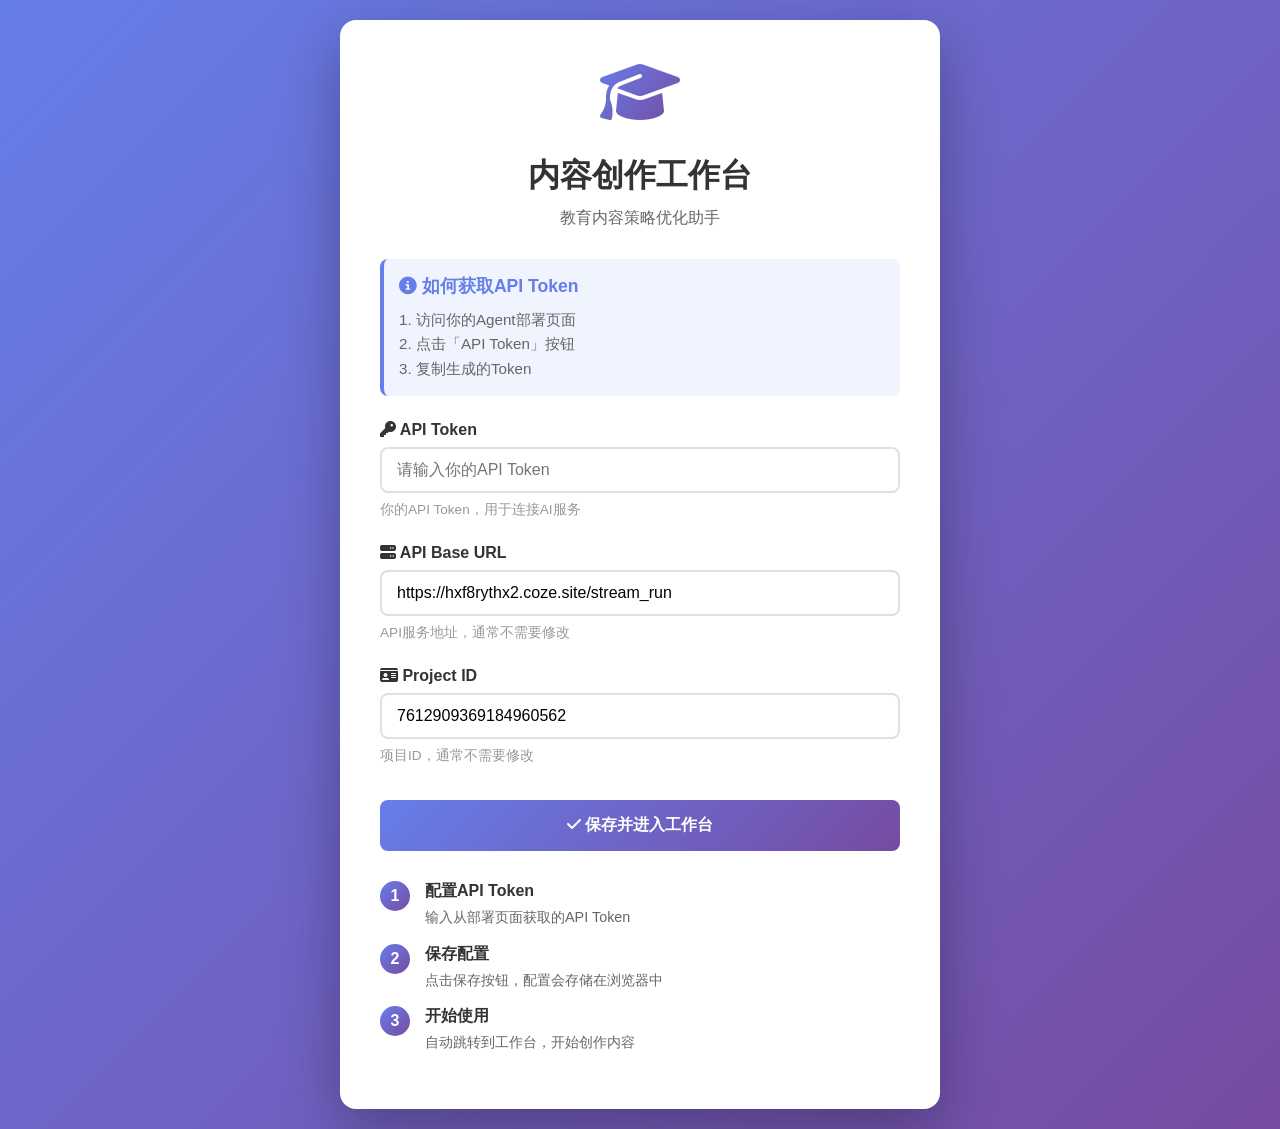
<file: index.html>
<!DOCTYPE html>
<html lang="zh-CN">
<head>
    <meta charset="UTF-8">
    <meta name="viewport" content="width=device-width, initial-scale=1.0">
    <title>教育内容策略优化工作台</title>
    <link rel="stylesheet" href="css/style.css">
    <link rel="stylesheet" href="https://cdnjs.cloudflare.com/ajax/libs/font-awesome/6.4.0/css/all.min.css">
    <script>
        // 页面加载时检查API Token
        window.addEventListener('load', function() {
            const apiToken = localStorage.getItem('api_token');
            if (!apiToken || apiToken === '<YOUR_API_TOKEN>') {
                alert('⚠️ 请先配置API Token\n\n即将跳转到配置页面...');
                window.location.href = 'config.html';
            }
        });
    </script>
</head>
<body>
    <div class="app-container">
        <!-- 侧边栏 -->
        <aside class="sidebar">
            <div class="logo">
                <i class="fas fa-graduation-cap"></i>
                <span>内容创作工作台</span>
            </div>
            <nav class="nav-menu">
                <a href="#" class="nav-item active" data-tab="chat">
                    <i class="fas fa-comments"></i>
                    <span>对话创作</span>
                </a>
                <a href="#" class="nav-item" data-tab="topics">
                    <i class="fas fa-lightbulb"></i>
                    <span>选题管理</span>
                </a>
                <a href="#" class="nav-item" data-tab="outlines">
                    <i class="fas fa-list-ol"></i>
                    <span>提纲编辑</span>
                </a>
                <a href="#" class="nav-item" data-tab="articles">
                    <i class="fas fa-file-alt"></i>
                    <span>文章管理</span>
                </a>
                <a href="#" class="nav-item" data-tab="history">
                    <i class="fas fa-history"></i>
                    <span>历史记录</span>
                </a>
            </nav>
            <div class="user-info">
                <div class="user-avatar">
                    <i class="fas fa-user"></i>
                </div>
                <div class="user-details">
                    <span class="user-name">用户</span>
                    <span class="user-role">内容创作者</span>
                </div>
            </div>
        </aside>

        <!-- 主内容区 -->
        <main class="main-content">
            <!-- 对话创作标签页 -->
            <div class="tab-content active" id="chat-tab">
                <div class="chat-container">
                    <div class="chat-header">
                        <h2><i class="fas fa-robot"></i> AI 助手</h2>
                        <div class="chat-actions">
                            <button class="btn btn-secondary" onclick="clearChat()">
                                <i class="fas fa-trash"></i> 清空对话
                            </button>
                            <button class="btn btn-primary" onclick="exportChat()">
                                <i class="fas fa-download"></i> 导出对话
                            </button>
                        </div>
                    </div>
                    <div class="chat-messages" id="chatMessages">
                        <div class="message ai-message">
                            <div class="message-avatar">
                                <i class="fas fa-robot"></i>
                            </div>
                            <div class="message-content">
                                <p>你好！我是你的教育内容策略优化助手。我可以帮你：</p>
                                <ul>
                                    <li>📝 生成择校内容选题（闵行/浦东/徐汇）</li>
                                    <li>📋 创建结构化提纲</li>
                                    <li>🔍 查找权威参考资源</li>
                                    <li>✍️ 生成完整文章</li>
                                </ul>
                                <p>请告诉我你想做什么？</p>
                            </div>
                        </div>
                    </div>
                    <div class="chat-input-area">
                        <div class="quick-actions">
                            <button class="quick-btn" onclick="quickAction('生成浦东区5个择校选题')">
                                📝 生成选题
                            </button>
                            <button class="quick-btn" onclick="quickAction('创建提纲')">
                                📋 创建提纲
                            </button>
                            <button class="quick-btn" onclick="quickAction('查找参考资源')">
                                🔍 查找资源
                            </button>
                            <button class="quick-btn" onclick="quickAction('生成文章')">
                                ✍️ 生成文章
                            </button>
                        </div>
                        <div class="input-wrapper">
                            <textarea id="userInput" placeholder="请输入你的需求... 例如：为浦东区生成5个择校选题" rows="3"></textarea>
                            <button class="send-btn" onclick="sendMessage()">
                                <i class="fas fa-paper-plane"></i>
                            </button>
                        </div>
                    </div>
                </div>
            </div>

            <!-- 选题管理标签页 -->
            <div class="tab-content" id="topics-tab">
                <div class="content-header">
                    <h2><i class="fas fa-lightbulb"></i> 选题管理</h2>
                    <div class="header-actions">
                        <button class="btn btn-primary" onclick="generateTopics()">
                            <i class="fas fa-plus"></i> 生成新选题
                        </button>
                        <button class="btn btn-secondary" onclick="saveAllTopics()">
                            <i class="fas fa-save"></i> 保存全部
                        </button>
                    </div>
                </div>
                <div class="topics-grid" id="topicsGrid">
                    <!-- 选题卡片将在这里动态生成 -->
                </div>
            </div>

            <!-- 提纲编辑标签页 -->
            <div class="tab-content" id="outlines-tab">
                <div class="content-header">
                    <h2><i class="fas fa-list-ol"></i> 提纲编辑</h2>
                    <div class="header-actions">
                        <button class="btn btn-primary" onclick="createOutline()">
                            <i class="fas fa-plus"></i> 创建新提纲
                        </button>
                        <button class="btn btn-success" onclick="exportOutline()">
                            <i class="fas fa-download"></i> 导出提纲
                        </button>
                    </div>
                </div>
                <div class="outline-editor" id="outlineEditor">
                    <div class="editor-placeholder">
                        <i class="fas fa-edit"></i>
                        <p>选择一个选题或创建新提纲开始编辑</p>
                    </div>
                </div>
            </div>

            <!-- 文章管理标签页 -->
            <div class="tab-content" id="articles-tab">
                <div class="content-header">
                    <h2><i class="fas fa-file-alt"></i> 文章管理</h2>
                    <div class="header-actions">
                        <button class="btn btn-primary" onclick="generateArticle()">
                            <i class="fas fa-magic"></i> 生成文章
                        </button>
                        <button class="btn btn-success" onclick="exportArticle()">
                            <i class="fas fa-download"></i> 导出文章
                        </button>
                    </div>
                </div>
                <div class="article-list" id="articleList">
                    <!-- 文章列表将在这里动态生成 -->
                </div>
            </div>

            <!-- 历史记录标签页 -->
            <div class="tab-content" id="history-tab">
                <div class="content-header">
                    <h2><i class="fas fa-history"></i> 历史记录</h2>
                    <div class="header-actions">
                        <button class="btn btn-secondary" onclick="clearHistory()">
                            <i class="fas fa-trash"></i> 清空历史
                        </button>
                        <button class="btn btn-primary" onclick="exportHistory()">
                            <i class="fas fa-download"></i> 导出记录
                        </button>
                    </div>
                </div>
                <div class="history-list" id="historyList">
                    <!-- 历史记录将在这里动态生成 -->
                </div>
            </div>
        </main>
    </div>

    <!-- 参考资源弹窗 -->
    <div class="modal" id="resourcesModal">
        <div class="modal-content">
            <div class="modal-header">
                <h3><i class="fas fa-link"></i> 参考资源</h3>
                <button class="close-btn" onclick="closeModal('resourcesModal')">
                    <i class="fas fa-times"></i>
                </button>
            </div>
            <div class="modal-body">
                <div id="resourcesList">
                    <!-- 资源列表将在这里动态生成 -->
                </div>
            </div>
        </div>
    </div>

    <!-- 加载遮罩 -->
    <div class="loading-overlay" id="loadingOverlay">
        <div class="loading-spinner">
            <i class="fas fa-spinner fa-spin"></i>
            <p>AI正在思考中...</p>
        </div>
    </div>

    <script src="js/app.js"></script>
    <script src="js/api.js"></script>
    <script src="js/ui.js"></script>
</body>
</html>
</file>
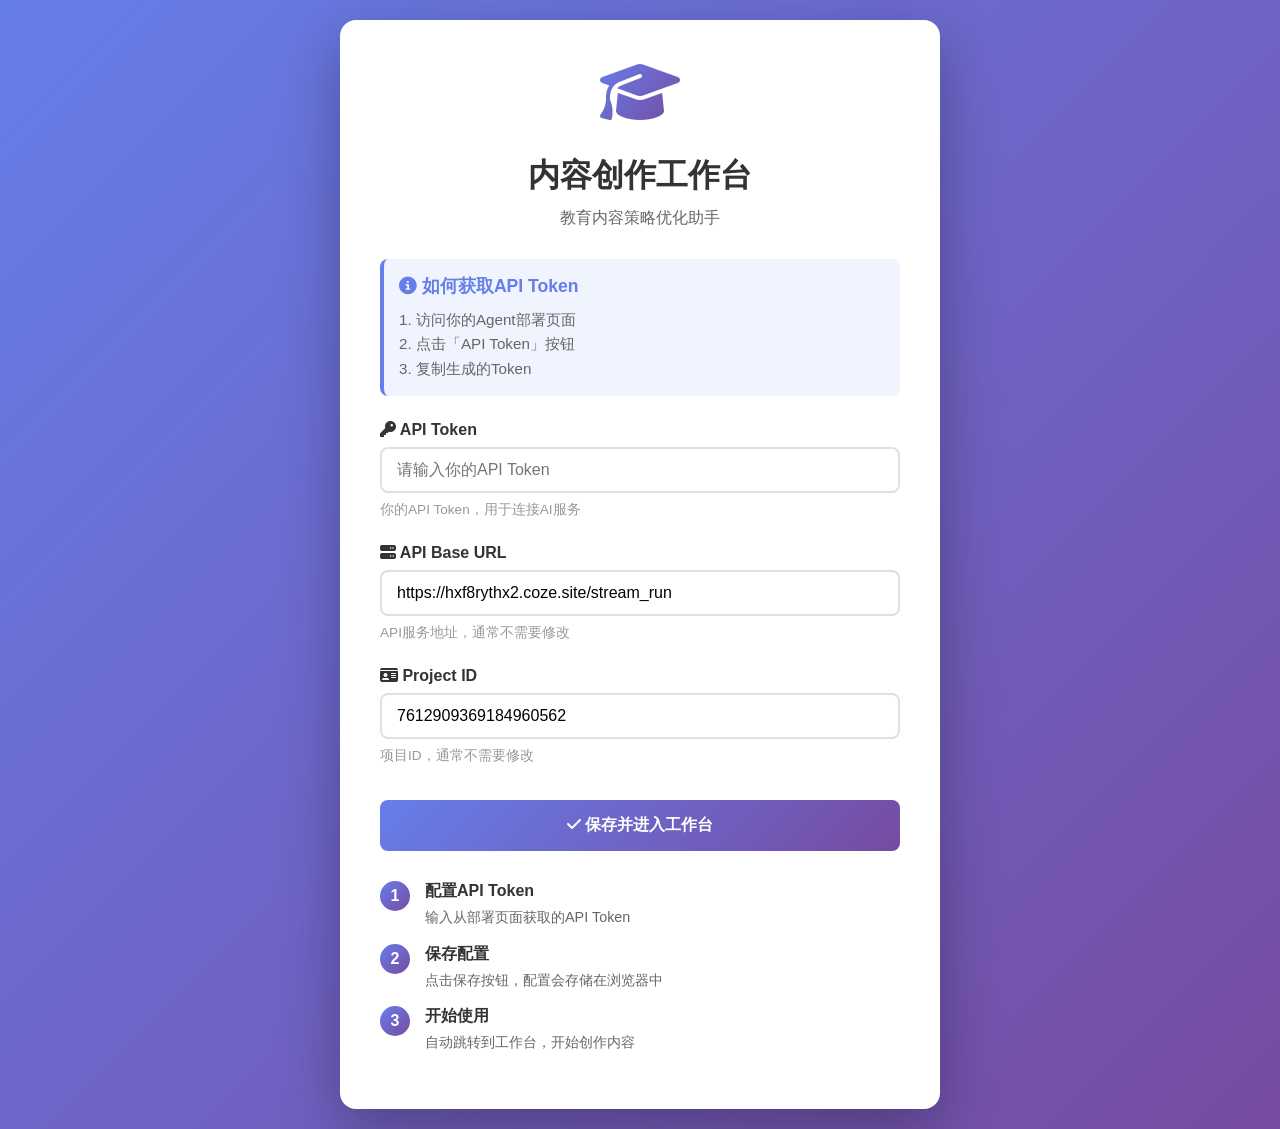
<file: config.html>
<!DOCTYPE html>
<html lang="zh-CN">
<head>
    <meta charset="UTF-8">
    <meta name="viewport" content="width=device-width, initial-scale=1.0">
    <title>内容创作工作台 - 配置向导</title>
    <style>
        * {
            margin: 0;
            padding: 0;
            box-sizing: border-box;
        }

        body {
            font-family: -apple-system, BlinkMacSystemFont, 'Segoe UI', Roboto, sans-serif;
            background: linear-gradient(135deg, #667eea 0%, #764ba2 100%);
            min-height: 100vh;
            display: flex;
            justify-content: center;
            align-items: center;
            padding: 20px;
        }

        .container {
            background: white;
            border-radius: 16px;
            padding: 40px;
            max-width: 600px;
            width: 100%;
            box-shadow: 0 20px 60px rgba(0, 0, 0, 0.3);
        }

        .logo {
            text-align: center;
            margin-bottom: 30px;
        }

        .logo i {
            font-size: 4rem;
            background: linear-gradient(135deg, #667eea 0%, #764ba2 100%);
            -webkit-background-clip: text;
            -webkit-text-fill-color: transparent;
        }

        h1 {
            text-align: center;
            color: #333;
            margin-bottom: 10px;
        }

        .subtitle {
            text-align: center;
            color: #666;
            margin-bottom: 30px;
        }

        .form-group {
            margin-bottom: 25px;
        }

        label {
            display: block;
            margin-bottom: 8px;
            color: #333;
            font-weight: 600;
        }

        input {
            width: 100%;
            padding: 12px 15px;
            border: 2px solid #e0e0e0;
            border-radius: 8px;
            font-size: 1rem;
            transition: all 0.3s ease;
        }

        input:focus {
            outline: none;
            border-color: #667eea;
            box-shadow: 0 0 0 3px rgba(102, 126, 234, 0.1);
        }

        .help-text {
            font-size: 0.85rem;
            color: #999;
            margin-top: 8px;
        }

        button {
            width: 100%;
            padding: 15px;
            background: linear-gradient(135deg, #667eea 0%, #764ba2 100%);
            color: white;
            border: none;
            border-radius: 8px;
            font-size: 1rem;
            font-weight: 600;
            cursor: pointer;
            transition: all 0.3s ease;
            margin-top: 10px;
        }

        button:hover {
            transform: translateY(-2px);
            box-shadow: 0 8px 20px rgba(102, 126, 234, 0.3);
        }

        button:active {
            transform: translateY(0);
        }

        .info-box {
            background: #f0f4ff;
            border-left: 4px solid #667eea;
            padding: 15px;
            margin-bottom: 25px;
            border-radius: 8px;
        }

        .info-box h3 {
            color: #667eea;
            margin-bottom: 10px;
            font-size: 1.1rem;
        }

        .info-box p {
            color: #666;
            line-height: 1.6;
            font-size: 0.95rem;
        }

        .status {
            text-align: center;
            padding: 15px;
            border-radius: 8px;
            margin-bottom: 20px;
            display: none;
        }

        .status.success {
            background: #d4edda;
            color: #155724;
            display: block;
        }

        .status.error {
            background: #f8d7da;
            color: #721c24;
            display: block;
        }

        .steps {
            margin-top: 30px;
        }

        .step {
            display: flex;
            align-items: flex-start;
            margin-bottom: 15px;
        }

        .step-number {
            width: 30px;
            height: 30px;
            background: linear-gradient(135deg, #667eea 0%, #764ba2 100%);
            color: white;
            border-radius: 50%;
            display: flex;
            align-items: center;
            justify-content: center;
            font-weight: 600;
            margin-right: 15px;
            flex-shrink: 0;
        }

        .step-content {
            flex: 1;
        }

        .step-content h4 {
            color: #333;
            margin-bottom: 5px;
        }

        .step-content p {
            color: #666;
            font-size: 0.9rem;
            line-height: 1.5;
        }
    </style>
    <link rel="stylesheet" href="https://cdnjs.cloudflare.com/ajax/libs/font-awesome/6.4.0/css/all.min.css">
</head>
<body>
    <div class="container">
        <div class="logo">
            <i class="fas fa-graduation-cap"></i>
        </div>
        <h1>内容创作工作台</h1>
        <p class="subtitle">教育内容策略优化助手</p>

        <div class="info-box">
            <h3><i class="fas fa-info-circle"></i> 如何获取API Token</h3>
            <p>1. 访问你的Agent部署页面<br>2. 点击「API Token」按钮<br>3. 复制生成的Token</p>
        </div>

        <div id="status" class="status"></div>

        <form id="configForm" onsubmit="saveConfig(event)">
            <div class="form-group">
                <label for="apiToken">
                    <i class="fas fa-key"></i> API Token
                </label>
                <input
                    type="text"
                    id="apiToken"
                    placeholder="请输入你的API Token"
                    required
                >
                <p class="help-text">你的API Token，用于连接AI服务</p>
            </div>

            <div class="form-group">
                <label for="baseUrl">
                    <i class="fas fa-server"></i> API Base URL
                </label>
                <input
                    type="text"
                    id="baseUrl"
                    value="https://hxf8rythx2.coze.site/stream_run"
                    required
                >
                <p class="help-text">API服务地址，通常不需要修改</p>
            </div>

            <div class="form-group">
                <label for="projectId">
                    <i class="fas fa-id-card"></i> Project ID
                </label>
                <input
                    type="text"
                    id="projectId"
                    value="7612909369184960562"
                    required
                >
                <p class="help-text">项目ID，通常不需要修改</p>
            </div>

            <button type="submit">
                <i class="fas fa-check"></i> 保存并进入工作台
            </button>
        </form>

        <div class="steps">
            <div class="step">
                <div class="step-number">1</div>
                <div class="step-content">
                    <h4>配置API Token</h4>
                    <p>输入从部署页面获取的API Token</p>
                </div>
            </div>
            <div class="step">
                <div class="step-number">2</div>
                <div class="step-content">
                    <h4>保存配置</h4>
                    <p>点击保存按钮，配置会存储在浏览器中</p>
                </div>
            </div>
            <div class="step">
                <div class="step-number">3</div>
                <div class="step-content">
                    <h4>开始使用</h4>
                    <p>自动跳转到工作台，开始创作内容</p>
                </div>
            </div>
        </div>
    </div>

    <script>
        // 加载已保存的配置
        window.addEventListener('load', () => {
            const savedToken = localStorage.getItem('api_token');
            const savedBaseUrl = localStorage.getItem('api_base_url');
            const savedProjectId = localStorage.getItem('api_project_id');

            if (savedToken) {
                document.getElementById('apiToken').value = savedToken;
            }
            if (savedBaseUrl) {
                document.getElementById('baseUrl').value = savedBaseUrl;
            }
            if (savedProjectId) {
                document.getElementById('projectId').value = savedProjectId;
            }
        });

        // 保存配置
        function saveConfig(event) {
            event.preventDefault();

            const apiToken = document.getElementById('apiToken').value.trim();
            const baseUrl = document.getElementById('baseUrl').value.trim();
            const projectId = document.getElementById('projectId').value.trim();

            if (!apiToken) {
                showStatus('请输入API Token', 'error');
                return;
            }

            // 保存到localStorage
            localStorage.setItem('api_token', apiToken);
            localStorage.setItem('api_base_url', baseUrl);
            localStorage.setItem('api_project_id', projectId);

            showStatus('配置已保存！正在跳转到工作台...', 'success');

            // 更新api.js文件
            setTimeout(() => {
                // 跳转到主页面
                window.location.href = 'index.html';
            }, 1500);
        }

        // 显示状态信息
        function showStatus(message, type) {
            const statusDiv = document.getElementById('status');
            statusDiv.textContent = message;
            statusDiv.className = `status ${type}`;
        }
    </script>
</body>
</html>
</file>
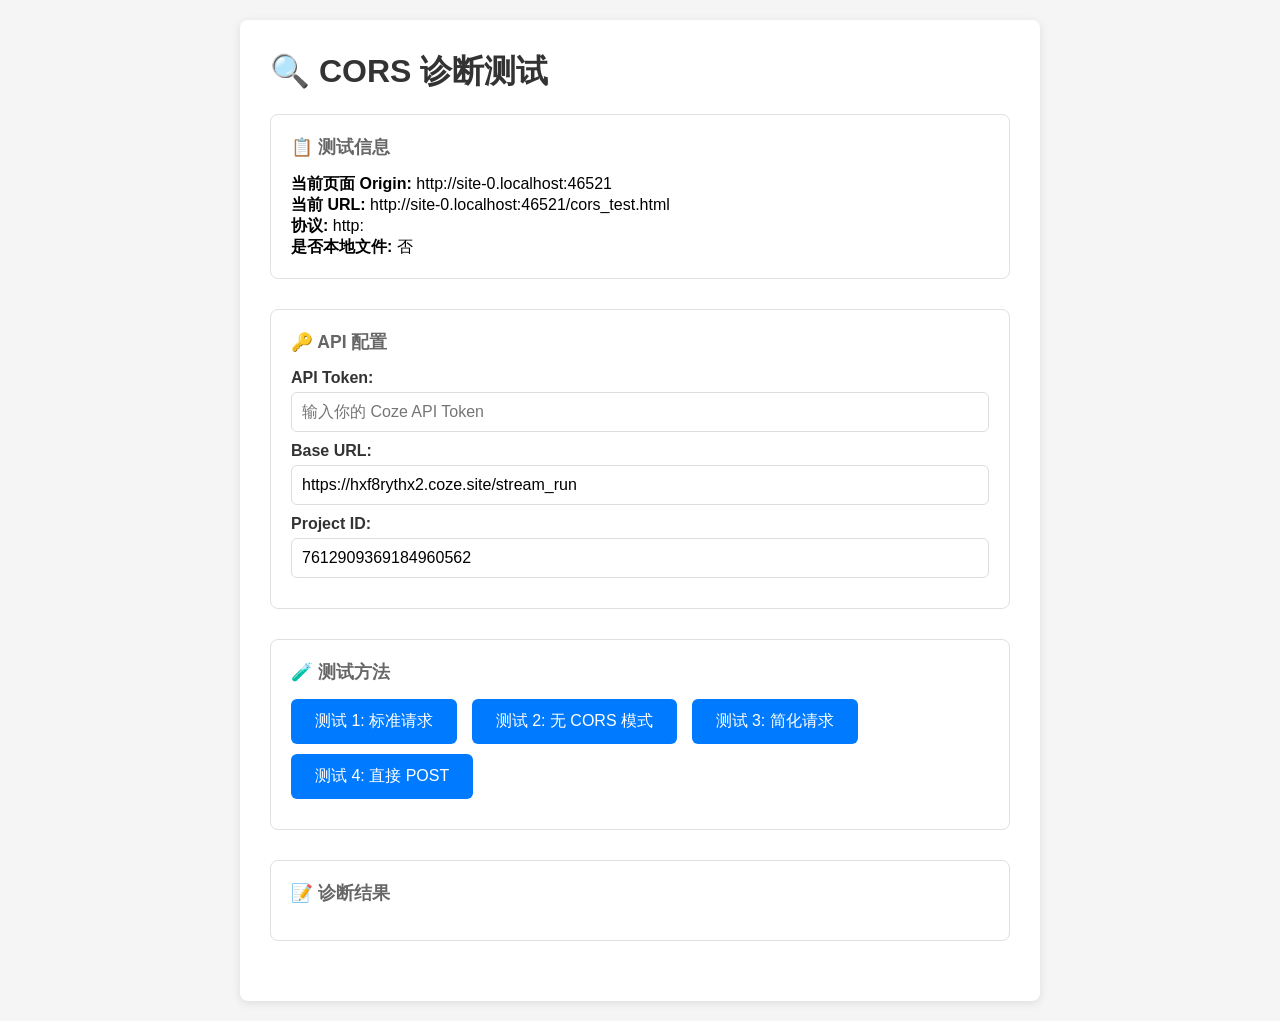
<file: cors_test.html>
<!DOCTYPE html>
<html lang="zh-CN">
<head>
    <meta charset="UTF-8">
    <meta name="viewport" content="width=device-width, initial-scale=1.0">
    <title>CORS 诊断测试</title>
    <style>
        * {
            margin: 0;
            padding: 0;
            box-sizing: border-box;
        }

        body {
            font-family: -apple-system, BlinkMacSystemFont, 'Segoe UI', Roboto, sans-serif;
            background: #f5f5f5;
            padding: 20px;
        }

        .container {
            max-width: 800px;
            margin: 0 auto;
            background: white;
            border-radius: 8px;
            padding: 30px;
            box-shadow: 0 2px 10px rgba(0, 0, 0, 0.1);
        }

        h1 {
            color: #333;
            margin-bottom: 20px;
        }

        .section {
            margin-bottom: 30px;
            padding: 20px;
            border: 1px solid #e0e0e0;
            border-radius: 8px;
        }

        .section h2 {
            color: #666;
            font-size: 1.1rem;
            margin-bottom: 15px;
        }

        button {
            padding: 12px 24px;
            background: #007bff;
            color: white;
            border: none;
            border-radius: 6px;
            font-size: 1rem;
            cursor: pointer;
            margin-right: 10px;
            margin-bottom: 10px;
        }

        button:hover {
            background: #0056b3;
        }

        .result {
            padding: 15px;
            border-radius: 6px;
            margin-top: 15px;
            font-family: monospace;
            white-space: pre-wrap;
            max-height: 300px;
            overflow-y: auto;
        }

        .result.success {
            background: #d4edda;
            color: #155724;
            border: 1px solid #c3e6cb;
        }

        .result.error {
            background: #f8d7da;
            color: #721c24;
            border: 1px solid #f5c6cb;
        }

        .result.info {
            background: #d1ecf1;
            color: #0c5460;
            border: 1px solid #bee5eb;
        }

        input[type="text"], input[type="password"] {
            width: 100%;
            padding: 10px;
            margin-bottom: 10px;
            border: 1px solid #ddd;
            border-radius: 6px;
            font-size: 1rem;
        }

        label {
            display: block;
            margin-bottom: 5px;
            font-weight: 600;
            color: #333;
        }
    </style>
</head>
<body>
    <div class="container">
        <h1>🔍 CORS 诊断测试</h1>

        <div class="section">
            <h2>📋 测试信息</h2>
            <div id="testInfo"></div>
        </div>

        <div class="section">
            <h2>🔑 API 配置</h2>
            <label for="apiToken">API Token:</label>
            <input type="password" id="apiToken" placeholder="输入你的 Coze API Token">
            <label for="baseUrl">Base URL:</label>
            <input type="text" id="baseUrl" value="https://hxf8rythx2.coze.site/stream_run">
            <label for="projectId">Project ID:</label>
            <input type="text" id="projectId" value="7612909369184960562">
        </div>

        <div class="section">
            <h2>🧪 测试方法</h2>
            <button onclick="testMethod1()">测试 1: 标准请求</button>
            <button onclick="testMethod2()">测试 2: 无 CORS 模式</button>
            <button onclick="testMethod3()">测试 3: 简化请求</button>
            <button onclick="testMethod4()">测试 4: 直接 POST</button>
            <div id="result"></div>
        </div>

        <div class="section">
            <h2>📝 诊断结果</h2>
            <div id="diagnosis"></div>
        </div>
    </div>

    <script>
        // 显示测试信息
        function showTestInfo() {
            const info = document.getElementById('testInfo');
            info.innerHTML = `
                <p><strong>当前页面 Origin:</strong> ${window.location.origin}</p>
                <p><strong>当前 URL:</strong> ${window.location.href}</p>
                <p><strong>协议:</strong> ${window.location.protocol}</p>
                <p><strong>是否本地文件:</strong> ${window.location.protocol === 'file:' ? '是' : '否'}</p>
            `;
        }

        // 获取配置
        function getConfig() {
            return {
                token: document.getElementById('apiToken').value.trim(),
                baseUrl: document.getElementById('baseUrl').value.trim(),
                projectId: document.getElementById('projectId').value.trim()
            };
        }

        // 显示结果
        function showResult(message, type) {
            const resultDiv = document.getElementById('result');
            resultDiv.className = `result ${type}`;
            resultDiv.textContent = message;
        }

        // 显示诊断
        function showDiagnosis(message) {
            const diagnosisDiv = document.getElementById('diagnosis');
            diagnosisDiv.className = 'result info';
            diagnosisDiv.textContent = message;
        }

        // 测试方法 1: 标准请求
        async function testMethod1() {
            const config = getConfig();
            if (!config.token) {
                showResult('请输入 API Token', 'error');
                return;
            }

            showResult('正在测试标准请求...', 'info');

            try {
                const response = await fetch(config.baseUrl, {
                    method: 'POST',
                    headers: {
                        'Content-Type': 'application/json',
                        'Authorization': `Bearer ${config.token}`
                    },
                    body: JSON.stringify({
                        type: 'query',
                        session_id: 'test_' + Date.now(),
                        project_id: config.projectId,
                        content: {
                            query: {
                                prompt: [{
                                    type: 'text',
                                    content: { text: '你好' }
                                }]
                            }
                        }
                    })
                });

                const result = {
                    status: response.status,
                    statusText: response.statusText,
                    ok: response.ok,
                    headers: {}
                };

                response.headers.forEach((value, key) => {
                    result.headers[key] = value;
                });

                showResult(JSON.stringify(result, null, 2), response.ok ? 'success' : 'error');

                // 诊断
                if (!response.ok) {
                    if (response.status === 401) {
                        showDiagnosis('诊断：401 错误 - API Token 无效或未授权');
                    } else if (response.status === 403) {
                        showDiagnosis('诊断：403 错误 - 权限不足或 CORS 限制');
                    } else if (response.status === 404) {
                        showDiagnosis('诊断：404 错误 - API 端点不存在');
                    }
                }

            } catch (error) {
                showResult(`错误: ${error.message}\n\n堆栈:\n${error.stack}`, 'error');

                // 诊断
                if (error.message.includes('CORS') || error.message.includes('NetworkError')) {
                    showDiagnosis('诊断：CORS 跨域错误 - 服务器不允许跨域访问');
                    showDiagnosis('解决方案：\n1. 检查 Coze 部署配置，启用 CORS\n2. 添加 https://tomicmd.github.io 到白名单\n3. 使用代理服务器');
                }
            }
        }

        // 测试方法 2: 无 CORS 模式
        async function testMethod2() {
            const config = getConfig();
            if (!config.token) {
                showResult('请输入 API Token', 'error');
                return;
            }

            showResult('正在测试无 CORS 模式...', 'info');

            try {
                const response = await fetch(config.baseUrl, {
                    method: 'POST',
                    mode: 'no-cors',
                    headers: {
                        'Content-Type': 'application/json',
                        'Authorization': `Bearer ${config.token}`
                    },
                    body: JSON.stringify({
                        type: 'query',
                        session_id: 'test_' + Date.now(),
                        project_id: config.projectId,
                        content: {
                            query: {
                                prompt: [{
                                    type: 'text',
                                    content: { text: '你好' }
                                }]
                            }
                        }
                    })
                });

                showResult(`no-cors 模式响应: ${response.status} ${response.statusText}\n\n注意：no-cors 模式无法读取响应内容`, 'info');

            } catch (error) {
                showResult(`错误: ${error.message}`, 'error');
            }
        }

        // 测试方法 3: 简化请求
        async function testMethod3() {
            const config = getConfig();
            if (!config.token) {
                showResult('请输入 API Token', 'error');
                return;
            }

            showResult('正在测试简化请求...', 'info');

            try {
                const response = await fetch(config.baseUrl, {
                    method: 'POST',
                    headers: {
                        'Authorization': `Bearer ${config.token}`
                    },
                    body: JSON.stringify({
                        text: '你好',
                        session_id: 'test_' + Date.now(),
                        project_id: config.projectId
                    })
                });

                const result = {
                    status: response.status,
                    statusText: response.statusText
                };

                showResult(JSON.stringify(result, null, 2), response.ok ? 'success' : 'error');

            } catch (error) {
                showResult(`错误: ${error.message}`, 'error');
            }
        }

        // 测试方法 4: 直接 POST
        async function testMethod4() {
            const config = getConfig();
            if (!config.token) {
                showResult('请输入 API Token', 'error');
                return;
            }

            showResult('正在测试直接 POST...', 'info');

            try {
                const response = await fetch(config.baseUrl, {
                    method: 'POST',
                    headers: {
                        'Content-Type': 'application/json'
                    },
                    body: JSON.stringify({
                        Authorization: `Bearer ${config.token}`,
                        text: '你好',
                        session_id: 'test_' + Date.now(),
                        project_id: config.projectId
                    })
                });

                const result = {
                    status: response.status,
                    statusText: response.statusText
                };

                showResult(JSON.stringify(result, null, 2), response.ok ? 'success' : 'error');

            } catch (error) {
                showResult(`错误: ${error.message}`, 'error');
            }
        }

        // 页面加载时显示信息
        window.addEventListener('load', showTestInfo);

        // 从 localStorage 加载配置
        window.addEventListener('load', () => {
            const token = localStorage.getItem('api_token');
            if (token) {
                document.getElementById('apiToken').value = token;
            }
        });
    </script>
</body>
</html>
</file>
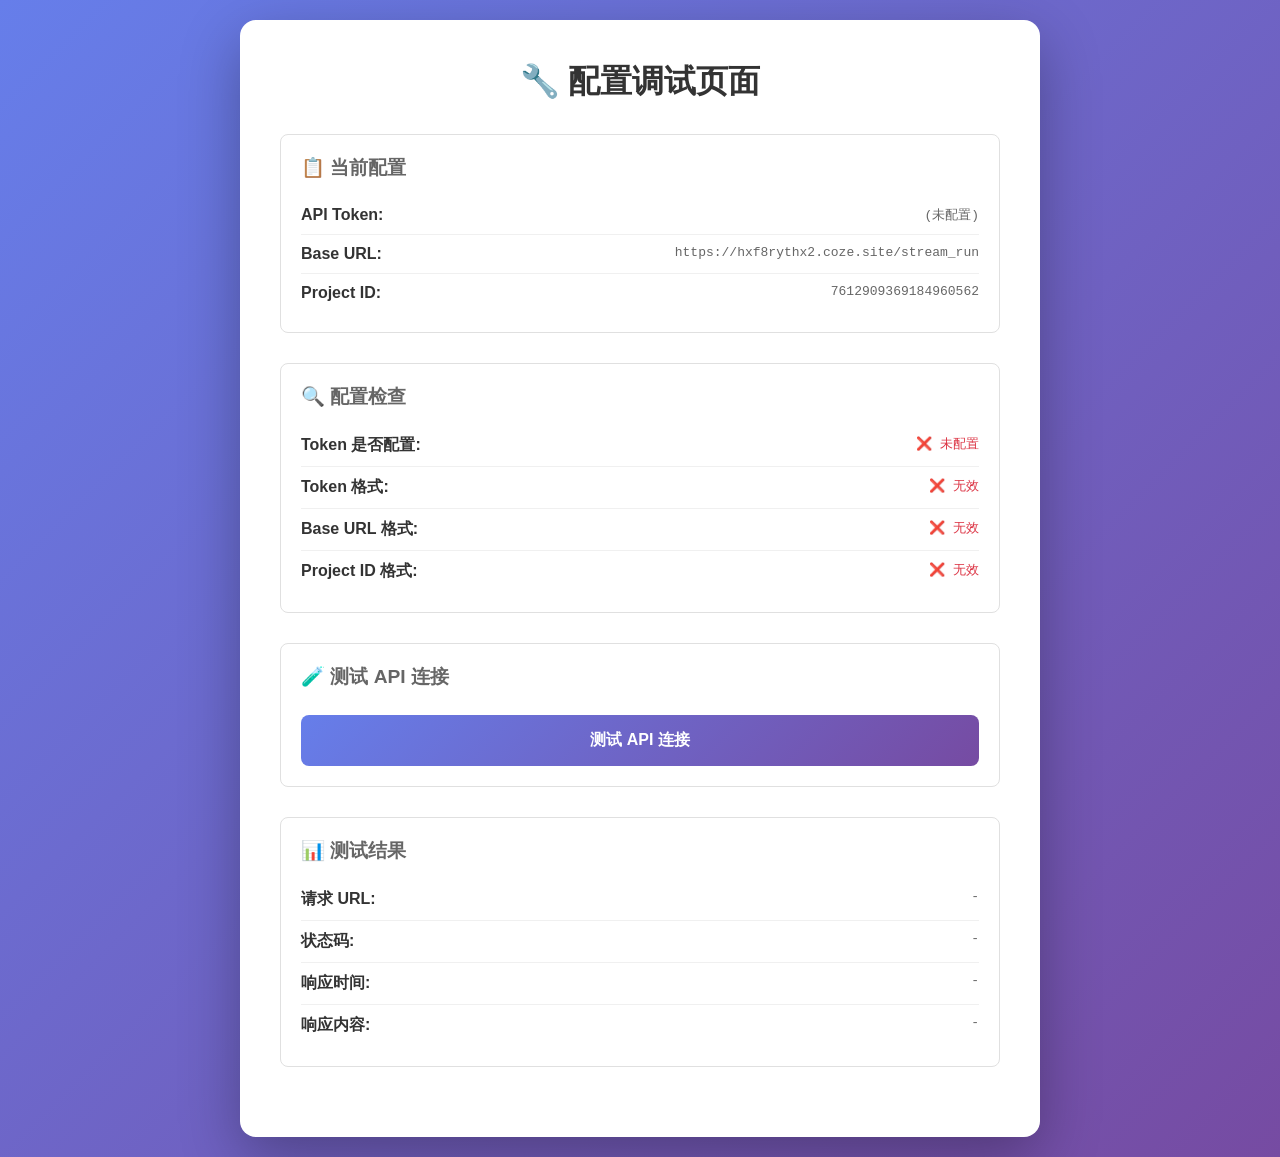
<file: debug.html>
<!DOCTYPE html>
<html lang="zh-CN">
<head>
    <meta charset="UTF-8">
    <meta name="viewport" content="width=device-width, initial-scale=1.0">
    <title>配置调试页面</title>
    <style>
        * {
            margin: 0;
            padding: 0;
            box-sizing: border-box;
        }

        body {
            font-family: -apple-system, BlinkMacSystemFont, 'Segoe UI', Roboto, sans-serif;
            background: linear-gradient(135deg, #667eea 0%, #764ba2 100%);
            min-height: 100vh;
            display: flex;
            justify-content: center;
            align-items: center;
            padding: 20px;
        }

        .container {
            background: white;
            border-radius: 16px;
            padding: 40px;
            max-width: 800px;
            width: 100%;
            box-shadow: 0 20px 60px rgba(0, 0, 0, 0.3);
        }

        h1 {
            color: #333;
            margin-bottom: 30px;
            text-align: center;
        }

        .section {
            margin-bottom: 30px;
            padding: 20px;
            border: 1px solid #e0e0e0;
            border-radius: 8px;
        }

        .section h2 {
            color: #666;
            font-size: 1.2rem;
            margin-bottom: 15px;
        }

        .info-item {
            display: flex;
            justify-content: space-between;
            padding: 10px 0;
            border-bottom: 1px solid #f0f0f0;
        }

        .info-item:last-child {
            border-bottom: none;
        }

        .info-label {
            font-weight: 600;
            color: #333;
        }

        .info-value {
            color: #666;
            font-family: monospace;
            word-break: break-all;
        }

        .success {
            color: #28a745;
        }

        .error {
            color: #dc3545;
        }

        .warning {
            color: #ffc107;
        }

        button {
            width: 100%;
            padding: 15px;
            background: linear-gradient(135deg, #667eea 0%, #764ba2 100%);
            color: white;
            border: none;
            border-radius: 8px;
            font-size: 1rem;
            font-weight: 600;
            cursor: pointer;
            transition: all 0.3s ease;
            margin-top: 10px;
        }

        button:hover {
            transform: translateY(-2px);
            box-shadow: 0 8px 20px rgba(102, 126, 234, 0.3);
        }

        button:disabled {
            background: #ccc;
            cursor: not-allowed;
            transform: none;
        }

        .status {
            padding: 15px;
            border-radius: 8px;
            margin-top: 20px;
            display: none;
        }

        .status.show {
            display: block;
        }

        .status.success {
            background: #d4edda;
            color: #155724;
        }

        .status.error {
            background: #f8d7da;
            color: #721c24;
        }

        .loading {
            text-align: center;
            padding: 20px;
            display: none;
        }

        .loading.show {
            display: block;
        }

        .spinner {
            border: 4px solid #f3f3f3;
            border-top: 4px solid #667eea;
            border-radius: 50%;
            width: 40px;
            height: 40px;
            animation: spin 1s linear infinite;
            margin: 0 auto 10px;
        }

        @keyframes spin {
            0% { transform: rotate(0deg); }
            100% { transform: rotate(360deg); }
        }
    </style>
</head>
<body>
    <div class="container">
        <h1>🔧 配置调试页面</h1>

        <div class="section">
            <h2>📋 当前配置</h2>
            <div class="info-item">
                <span class="info-label">API Token:</span>
                <span class="info-value" id="tokenValue">-</span>
            </div>
            <div class="info-item">
                <span class="info-label">Base URL:</span>
                <span class="info-value" id="baseUrlValue">-</span>
            </div>
            <div class="info-item">
                <span class="info-label">Project ID:</span>
                <span class="info-value" id="projectIdValue">-</span>
            </div>
        </div>

        <div class="section">
            <h2>🔍 配置检查</h2>
            <div class="info-item">
                <span class="info-label">Token 是否配置:</span>
                <span class="info-value" id="tokenConfigured">-</span>
            </div>
            <div class="info-item">
                <span class="info-label">Token 格式:</span>
                <span class="info-value" id="tokenFormat">-</span>
            </div>
            <div class="info-item">
                <span class="info-label">Base URL 格式:</span>
                <span class="info-value" id="baseUrlFormat">-</span>
            </div>
            <div class="info-item">
                <span class="info-label">Project ID 格式:</span>
                <span class="info-value" id="projectIdFormat">-</span>
            </div>
        </div>

        <div class="section">
            <h2>🧪 测试 API 连接</h2>
            <button onclick="testConnection()" id="testBtn">
                测试 API 连接
            </button>

            <div class="loading" id="loading">
                <div class="spinner"></div>
                <p>正在测试...</p>
            </div>

            <div class="status" id="status"></div>
        </div>

        <div class="section">
            <h2>📊 测试结果</h2>
            <div class="info-item">
                <span class="info-label">请求 URL:</span>
                <span class="info-value" id="requestUrl">-</span>
            </div>
            <div class="info-item">
                <span class="info-label">状态码:</span>
                <span class="info-value" id="statusCode">-</span>
            </div>
            <div class="info-item">
                <span class="info-label">响应时间:</span>
                <span class="info-value" id="responseTime">-</span>
            </div>
            <div class="info-item">
                <span class="info-label">响应内容:</span>
                <span class="info-value" id="responseContent">-</span>
            </div>
        </div>
    </div>

    <script>
        // 页面加载时显示配置
        window.addEventListener('load', () => {
            loadConfig();
            checkConfig();
        });

        function loadConfig() {
            const token = localStorage.getItem('api_token') || '';
            const baseUrl = localStorage.getItem('api_base_url') || 'https://hxf8rythx2.coze.site/stream_run';
            const projectId = localStorage.getItem('api_project_id') || '7612909369184960562';

            document.getElementById('tokenValue').textContent = token ? maskToken(token) : '(未配置)';
            document.getElementById('baseUrlValue').textContent = baseUrl;
            document.getElementById('projectIdValue').textContent = projectId;
        }

        function maskToken(token) {
            if (token.length <= 10) {
                return token;
            }
            return token.substring(0, 8) + '...' + token.substring(token.length - 4);
        }

        function checkConfig() {
            const token = localStorage.getItem('api_token') || '';
            const baseUrl = localStorage.getItem('api_base_url') || '';
            const projectId = localStorage.getItem('api_project_id') || '';

            // Token 是否配置
            const tokenConfigured = token && token !== '<YOUR_API_TOKEN>';
            document.getElementById('tokenConfigured').innerHTML = tokenConfigured
                ? '<span class="success">✅ 已配置</span>'
                : '<span class="error">❌ 未配置</span>';

            // Token 格式
            const tokenFormat = checkTokenFormat(token);
            document.getElementById('tokenFormat').innerHTML = tokenFormat;

            // Base URL 格式
            const baseUrlFormat = checkBaseUrlFormat(baseUrl);
            document.getElementById('baseUrlFormat').innerHTML = baseUrlFormat;

            // Project ID 格式
            const projectIdFormat = checkProjectIdFormat(projectId);
            document.getElementById('projectIdFormat').innerHTML = projectIdFormat;
        }

        function checkTokenFormat(token) {
            if (!token || token === '<YOUR_API_TOKEN>') {
                return '<span class="error">❌ 无效</span>';
            }
            if (token.length < 20) {
                return '<span class="warning">⚠️ 过短</span>';
            }
            return '<span class="success">✅ 有效</span>';
        }

        function checkBaseUrlFormat(baseUrl) {
            if (!baseUrl) {
                return '<span class="error">❌ 无效</span>';
            }
            if (!baseUrl.startsWith('https://')) {
                return '<span class="error">❌ 必须以 https:// 开头</span>';
            }
            return '<span class="success">✅ 有效</span>';
        }

        function checkProjectIdFormat(projectId) {
            if (!projectId) {
                return '<span class="error">❌ 无效</span>';
            }
            if (!/^\d+$/.test(projectId)) {
                return '<span class="error">❌ 必须是数字</span>';
            }
            return '<span class="success">✅ 有效</span>';
        }

        async function testConnection() {
            const token = localStorage.getItem('api_token');
            const baseUrl = localStorage.getItem('api_base_url') || 'https://hxf8rythx2.coze.site/stream_run';
            const projectId = localStorage.getItem('api_project_id') || '7612909369184960562';

            // 显示加载状态
            document.getElementById('loading').classList.add('show');
            document.getElementById('status').classList.remove('show');
            document.getElementById('testBtn').disabled = true;

            const startTime = Date.now();

            try {
                const response = await fetch(baseUrl, {
                    method: 'POST',
                    headers: {
                        'Content-Type': 'application/json',
                        'Authorization': `Bearer ${token}`
                    },
                    body: JSON.stringify({
                        text: '你好',
                        session_id: 'test_' + Date.now(),
                        project_id: projectId
                    })
                });

                const endTime = Date.now();
                const responseTime = endTime - startTime;

                // 显示请求信息
                document.getElementById('requestUrl').textContent = baseUrl;
                document.getElementById('statusCode').textContent = response.status + ' ' + response.statusText;
                document.getElementById('statusCode').className = 'info-value ' + (response.ok ? 'success' : 'error');
                document.getElementById('responseTime').textContent = responseTime + 'ms';

                // 显示状态
                const statusDiv = document.getElementById('status');
                statusDiv.classList.add('show');

                if (response.ok) {
                    statusDiv.className = 'status success';
                    statusDiv.textContent = '✅ 连接成功！API 工作正常。';

                    // 显示响应内容（前100字符）
                    const text = await response.text();
                    document.getElementById('responseContent').textContent = text.substring(0, 100) + '...';
                } else {
                    statusDiv.className = 'status error';
                    statusDiv.textContent = `❌ 连接失败！状态码：${response.status}`;

                    // 显示错误信息
                    const text = await response.text();
                    document.getElementById('responseContent').textContent = text;
                }
            } catch (error) {
                const endTime = Date.now();
                document.getElementById('requestUrl').textContent = baseUrl;
                document.getElementById('statusCode').textContent = '请求失败';
                document.getElementById('statusCode').className = 'info-value error';
                document.getElementById('responseTime').textContent = (endTime - startTime) + 'ms';
                document.getElementById('responseContent').textContent = error.message;

                const statusDiv = document.getElementById('status');
                statusDiv.classList.add('show');
                statusDiv.className = 'status error';
                statusDiv.textContent = `❌ 连接失败！错误：${error.message}`;
            } finally {
                document.getElementById('loading').classList.remove('show');
                document.getElementById('testBtn').disabled = false;
            }
        }
    </script>
</body>
</html>
</file>
<file: css/style.css>
/* 全局样式 */
* {
    margin: 0;
    padding: 0;
    box-sizing: border-box;
}

:root {
    --primary-color: #4a90e2;
    --secondary-color: #6c757d;
    --success-color: #28a745;
    --danger-color: #dc3545;
    --warning-color: #ffc107;
    --info-color: #17a2b8;
    --dark-color: #343a40;
    --light-color: #f8f9fa;
    --border-color: #dee2e6;
    --shadow: 0 2px 8px rgba(0, 0, 0, 0.1);
    --border-radius: 8px;
    --transition: all 0.3s ease;
}

body {
    font-family: -apple-system, BlinkMacSystemFont, 'Segoe UI', Roboto, 'Helvetica Neue', Arial, sans-serif;
    background-color: #f5f7fa;
    color: #333;
    line-height: 1.6;
}

/* 应用容器 */
.app-container {
    display: flex;
    height: 100vh;
    overflow: hidden;
}

/* 侧边栏 */
.sidebar {
    width: 250px;
    background: linear-gradient(135deg, #667eea 0%, #764ba2 100%);
    color: white;
    padding: 20px 0;
    display: flex;
    flex-direction: column;
    box-shadow: 2px 0 8px rgba(0, 0, 0, 0.1);
}

.logo {
    padding: 0 20px 30px;
    border-bottom: 1px solid rgba(255, 255, 255, 0.1);
    margin-bottom: 20px;
}

.logo i {
    font-size: 2rem;
    margin-right: 10px;
}

.logo span {
    font-size: 1.2rem;
    font-weight: 600;
}

.nav-menu {
    flex: 1;
    padding: 0 10px;
}

.nav-item {
    display: flex;
    align-items: center;
    padding: 12px 15px;
    color: rgba(255, 255, 255, 0.8);
    text-decoration: none;
    border-radius: var(--border-radius);
    margin-bottom: 5px;
    transition: var(--transition);
}

.nav-item:hover {
    background-color: rgba(255, 255, 255, 0.1);
    color: white;
}

.nav-item.active {
    background-color: rgba(255, 255, 255, 0.2);
    color: white;
}

.nav-item i {
    font-size: 1.1rem;
    margin-right: 12px;
    width: 20px;
    text-align: center;
}

.user-info {
    padding: 20px;
    border-top: 1px solid rgba(255, 255, 255, 0.1);
    display: flex;
    align-items: center;
}

.user-avatar {
    width: 40px;
    height: 40px;
    background-color: rgba(255, 255, 255, 0.2);
    border-radius: 50%;
    display: flex;
    align-items: center;
    justify-content: center;
    margin-right: 12px;
}

.user-avatar i {
    font-size: 1.2rem;
}

.user-details {
    flex: 1;
}

.user-name {
    font-weight: 600;
    font-size: 0.95rem;
}

.user-role {
    font-size: 0.8rem;
    opacity: 0.8;
}

/* 主内容区 */
.main-content {
    flex: 1;
    padding: 20px;
    overflow-y: auto;
}

/* 标签页内容 */
.tab-content {
    display: none;
}

.tab-content.active {
    display: block;
}

.content-header {
    display: flex;
    justify-content: space-between;
    align-items: center;
    margin-bottom: 20px;
    padding-bottom: 15px;
    border-bottom: 2px solid var(--border-color);
}

.content-header h2 {
    color: var(--dark-color);
    font-size: 1.5rem;
}

.content-header h2 i {
    margin-right: 10px;
    color: var(--primary-color);
}

.header-actions {
    display: flex;
    gap: 10px;
}

/* 按钮样式 */
.btn {
    padding: 10px 20px;
    border: none;
    border-radius: var(--border-radius);
    cursor: pointer;
    font-size: 0.9rem;
    font-weight: 500;
    transition: var(--transition);
    display: inline-flex;
    align-items: center;
    gap: 8px;
}

.btn-primary {
    background-color: var(--primary-color);
    color: white;
}

.btn-primary:hover {
    background-color: #357abd;
    transform: translateY(-2px);
    box-shadow: var(--shadow);
}

.btn-secondary {
    background-color: var(--secondary-color);
    color: white;
}

.btn-secondary:hover {
    background-color: #5a6268;
}

.btn-success {
    background-color: var(--success-color);
    color: white;
}

.btn-success:hover {
    background-color: #218838;
}

.btn-danger {
    background-color: var(--danger-color);
    color: white;
}

.btn-danger:hover {
    background-color: #c82333;
}

/* 聊天容器 */
.chat-container {
    display: flex;
    flex-direction: column;
    height: calc(100vh - 40px);
    background: white;
    border-radius: var(--border-radius);
    box-shadow: var(--shadow);
    overflow: hidden;
}

.chat-header {
    padding: 20px;
    border-bottom: 1px solid var(--border-color);
    background: linear-gradient(135deg, #667eea 0%, #764ba2 100%);
    color: white;
    display: flex;
    justify-content: space-between;
    align-items: center;
}

.chat-header h2 {
    font-size: 1.2rem;
    margin: 0;
}

.chat-header h2 i {
    margin-right: 10px;
}

.chat-actions {
    display: flex;
    gap: 10px;
}

.chat-actions .btn {
    background: rgba(255, 255, 255, 0.2);
    color: white;
    border: 1px solid rgba(255, 255, 255, 0.3);
}

.chat-actions .btn:hover {
    background: rgba(255, 255, 255, 0.3);
}

.chat-messages {
    flex: 1;
    padding: 20px;
    overflow-y: auto;
    background-color: #f8f9fa;
}

.message {
    display: flex;
    margin-bottom: 20px;
    animation: slideIn 0.3s ease;
}

@keyframes slideIn {
    from {
        opacity: 0;
        transform: translateY(10px);
    }
    to {
        opacity: 1;
        transform: translateY(0);
    }
}

.message-avatar {
    width: 40px;
    height: 40px;
    border-radius: 50%;
    display: flex;
    align-items: center;
    justify-content: center;
    margin-right: 12px;
    flex-shrink: 0;
}

.ai-message .message-avatar {
    background: linear-gradient(135deg, #667eea 0%, #764ba2 100%);
    color: white;
}

.user-message .message-avatar {
    background: var(--primary-color);
    color: white;
    order: 2;
    margin-left: 12px;
    margin-right: 0;
}

.message-content {
    flex: 1;
    background: white;
    padding: 15px;
    border-radius: var(--border-radius);
    box-shadow: var(--shadow);
    max-width: 80%;
}

.user-message .message-content {
    background: var(--primary-color);
    color: white;
}

.message-content p {
    margin-bottom: 10px;
}

.message-content p:last-child {
    margin-bottom: 0;
}

.message-content ul,
.message-content ol {
    margin-left: 20px;
    margin-bottom: 10px;
}

.message-content code {
    background: #f4f4f4;
    padding: 2px 6px;
    border-radius: 4px;
    font-family: 'Courier New', monospace;
}

.message-content pre {
    background: #2d2d2d;
    color: #f8f8f2;
    padding: 15px;
    border-radius: var(--border-radius);
    overflow-x: auto;
}

.chat-input-area {
    padding: 20px;
    background: white;
    border-top: 1px solid var(--border-color);
}

.quick-actions {
    display: flex;
    gap: 10px;
    margin-bottom: 15px;
    flex-wrap: wrap;
}

.quick-btn {
    padding: 8px 15px;
    background: var(--light-color);
    border: 1px solid var(--border-color);
    border-radius: 20px;
    cursor: pointer;
    transition: var(--transition);
    font-size: 0.85rem;
}

.quick-btn:hover {
    background: var(--primary-color);
    color: white;
    border-color: var(--primary-color);
    transform: translateY(-2px);
}

.input-wrapper {
    position: relative;
    display: flex;
    gap: 10px;
}

.input-wrapper textarea {
    flex: 1;
    padding: 12px 15px;
    border: 2px solid var(--border-color);
    border-radius: var(--border-radius);
    font-size: 1rem;
    resize: none;
    transition: var(--transition);
    font-family: inherit;
}

.input-wrapper textarea:focus {
    outline: none;
    border-color: var(--primary-color);
}

.send-btn {
    padding: 12px 20px;
    background: linear-gradient(135deg, #667eea 0%, #764ba2 100%);
    color: white;
    border: none;
    border-radius: var(--border-radius);
    cursor: pointer;
    transition: var(--transition);
    font-size: 1.1rem;
}

.send-btn:hover {
    transform: translateY(-2px);
    box-shadow: var(--shadow);
}

/* 选题网格 */
.topics-grid {
    display: grid;
    grid-template-columns: repeat(auto-fill, minmax(300px, 1fr));
    gap: 20px;
}

.topic-card {
    background: white;
    border-radius: var(--border-radius);
    padding: 20px;
    box-shadow: var(--shadow);
    transition: var(--transition);
    cursor: pointer;
    border: 2px solid transparent;
}

.topic-card:hover {
    transform: translateY(-5px);
    box-shadow: 0 4px 16px rgba(0, 0, 0, 0.15);
    border-color: var(--primary-color);
}

.topic-card.selected {
    border-color: var(--primary-color);
    background: linear-gradient(135deg, rgba(102, 126, 234, 0.1) 0%, rgba(118, 75, 162, 0.1) 100%);
}

.topic-card-header {
    display: flex;
    justify-content: space-between;
    align-items: flex-start;
    margin-bottom: 15px;
}

.topic-type {
    padding: 5px 12px;
    border-radius: 20px;
    font-size: 0.75rem;
    font-weight: 600;
    text-transform: uppercase;
}

.topic-type.case {
    background: rgba(220, 53, 69, 0.1);
    color: var(--danger-color);
}

.topic-type.house {
    background: rgba(40, 167, 69, 0.1);
    color: var(--success-color);
}

.topic-type.school {
    background: rgba(255, 193, 7, 0.1);
    color: var(--warning-color);
}

.topic-type.hot {
    background: rgba(26, 115, 232, 0.1);
    color: var(--primary-color);
}

.traffic-level {
    padding: 4px 10px;
    border-radius: 12px;
    font-size: 0.7rem;
    font-weight: 700;
}

.traffic-level.S {
    background: linear-gradient(135deg, #667eea 0%, #764ba2 100%);
    color: white;
}

.traffic-level.A {
    background: var(--success-color);
    color: white;
}

.traffic-level.B {
    background: var(--warning-color);
    color: var(--dark-color);
}

.traffic-level.C {
    background: var(--secondary-color);
    color: white;
}

.topic-title {
    font-size: 1.1rem;
    font-weight: 600;
    margin-bottom: 15px;
    color: var(--dark-color);
    line-height: 1.4;
}

.topic-meta {
    font-size: 0.85rem;
    color: var(--secondary-color);
    margin-bottom: 10px;
}

.topic-meta span {
    display: block;
    margin-bottom: 5px;
}

.topic-value {
    font-size: 0.85rem;
    color: var(--primary-color);
    font-weight: 500;
    margin-bottom: 15px;
}

.topic-actions {
    display: flex;
    gap: 10px;
    margin-top: 15px;
}

.topic-actions button {
    flex: 1;
    padding: 8px;
    font-size: 0.85rem;
}

/* 提纲编辑器 */
.outline-editor {
    background: white;
    border-radius: var(--border-radius);
    padding: 30px;
    box-shadow: var(--shadow);
    min-height: 400px;
}

.editor-placeholder {
    text-align: center;
    padding: 60px 20px;
    color: var(--secondary-color);
}

.editor-placeholder i {
    font-size: 4rem;
    margin-bottom: 20px;
    color: var(--border-color);
}

.editor-placeholder p {
    font-size: 1.1rem;
}

/* 文章列表 */
.article-list {
    display: flex;
    flex-direction: column;
    gap: 15px;
}

.article-item {
    background: white;
    border-radius: var(--border-radius);
    padding: 20px;
    box-shadow: var(--shadow);
    transition: var(--transition);
}

.article-item:hover {
    transform: translateY(-2px);
    box-shadow: 0 4px 12px rgba(0, 0, 0, 0.15);
}

.article-header {
    display: flex;
    justify-content: space-between;
    align-items: flex-start;
    margin-bottom: 15px;
}

.article-title {
    font-size: 1.1rem;
    font-weight: 600;
    color: var(--dark-color);
    flex: 1;
}

.article-meta {
    font-size: 0.8rem;
    color: var(--secondary-color);
    margin-bottom: 10px;
}

.article-preview {
    font-size: 0.9rem;
    color: var(--dark-color);
    line-height: 1.6;
    max-height: 100px;
    overflow: hidden;
    position: relative;
}

.article-preview::after {
    content: '';
    position: absolute;
    bottom: 0;
    left: 0;
    right: 0;
    height: 30px;
    background: linear-gradient(transparent, white);
}

.article-actions {
    display: flex;
    gap: 10px;
    margin-top: 15px;
}

/* 历史记录列表 */
.history-list {
    display: flex;
    flex-direction: column;
    gap: 10px;
}

.history-item {
    background: white;
    border-radius: var(--border-radius);
    padding: 15px 20px;
    box-shadow: var(--shadow);
    transition: var(--transition);
    cursor: pointer;
}

.history-item:hover {
    transform: translateX(5px);
    box-shadow: 0 4px 12px rgba(0, 0, 0, 0.15);
}

.history-item-header {
    display: flex;
    justify-content: space-between;
    align-items: center;
    margin-bottom: 8px;
}

.history-item-title {
    font-size: 0.95rem;
    font-weight: 600;
    color: var(--dark-color);
}

.history-item-date {
    font-size: 0.8rem;
    color: var(--secondary-color);
}

.history-item-preview {
    font-size: 0.85rem;
    color: var(--secondary-color);
    overflow: hidden;
    text-overflow: ellipsis;
    white-space: nowrap;
}

/* 模态框 */
.modal {
    display: none;
    position: fixed;
    top: 0;
    left: 0;
    right: 0;
    bottom: 0;
    background: rgba(0, 0, 0, 0.5);
    z-index: 1000;
    justify-content: center;
    align-items: center;
}

.modal.active {
    display: flex;
}

.modal-content {
    background: white;
    border-radius: var(--border-radius);
    width: 90%;
    max-width: 700px;
    max-height: 80vh;
    display: flex;
    flex-direction: column;
    box-shadow: 0 10px 40px rgba(0, 0, 0, 0.2);
}

.modal-header {
    padding: 20px;
    border-bottom: 1px solid var(--border-color);
    display: flex;
    justify-content: space-between;
    align-items: center;
}

.modal-header h3 {
    font-size: 1.2rem;
    color: var(--dark-color);
}

.modal-header h3 i {
    margin-right: 10px;
    color: var(--primary-color);
}

.close-btn {
    background: none;
    border: none;
    font-size: 1.5rem;
    cursor: pointer;
    color: var(--secondary-color);
    transition: var(--transition);
}

.close-btn:hover {
    color: var(--danger-color);
}

.modal-body {
    flex: 1;
    padding: 20px;
    overflow-y: auto;
}

/* 资源列表 */
#resourcesList {
    display: flex;
    flex-direction: column;
    gap: 15px;
}

.resource-item {
    background: var(--light-color);
    border-radius: var(--border-radius);
    padding: 15px;
    border-left: 4px solid var(--primary-color);
}

.resource-title {
    font-size: 1rem;
    font-weight: 600;
    color: var(--dark-color);
    margin-bottom: 8px;
}

.resource-source {
    font-size: 0.8rem;
    color: var(--secondary-color);
    margin-bottom: 8px;
}

.resource-url {
    font-size: 0.85rem;
    color: var(--primary-color);
    word-break: break-all;
}

.resource-value {
    font-size: 0.85rem;
    color: var(--dark-color);
    margin-top: 8px;
    padding: 8px;
    background: white;
    border-radius: 4px;
}

/* 加载遮罩 */
.loading-overlay {
    display: none;
    position: fixed;
    top: 0;
    left: 0;
    right: 0;
    bottom: 0;
    background: rgba(255, 255, 255, 0.9);
    z-index: 2000;
    justify-content: center;
    align-items: center;
}

.loading-overlay.active {
    display: flex;
}

.loading-spinner {
    text-align: center;
}

.loading-spinner i {
    font-size: 3rem;
    color: var(--primary-color);
    margin-bottom: 15px;
}

.loading-spinner p {
    font-size: 1.1rem;
    color: var(--dark-color);
    font-weight: 500;
}

/* 响应式设计 */
@media (max-width: 768px) {
    .app-container {
        flex-direction: column;
    }

    .sidebar {
        width: 100%;
        padding: 15px 0;
    }

    .logo {
        padding: 0 15px 15px;
    }

    .nav-menu {
        display: flex;
        overflow-x: auto;
        padding: 0 10px;
    }

    .nav-item {
        flex-shrink: 0;
        margin-bottom: 0;
        margin-right: 10px;
    }

    .user-info {
        display: none;
    }

    .topics-grid {
        grid-template-columns: 1fr;
    }

    .chat-actions {
        flex-direction: column;
    }

    .header-actions {
        flex-direction: column;
    }

    .quick-actions {
        flex-direction: column;
    }
}
</file>
